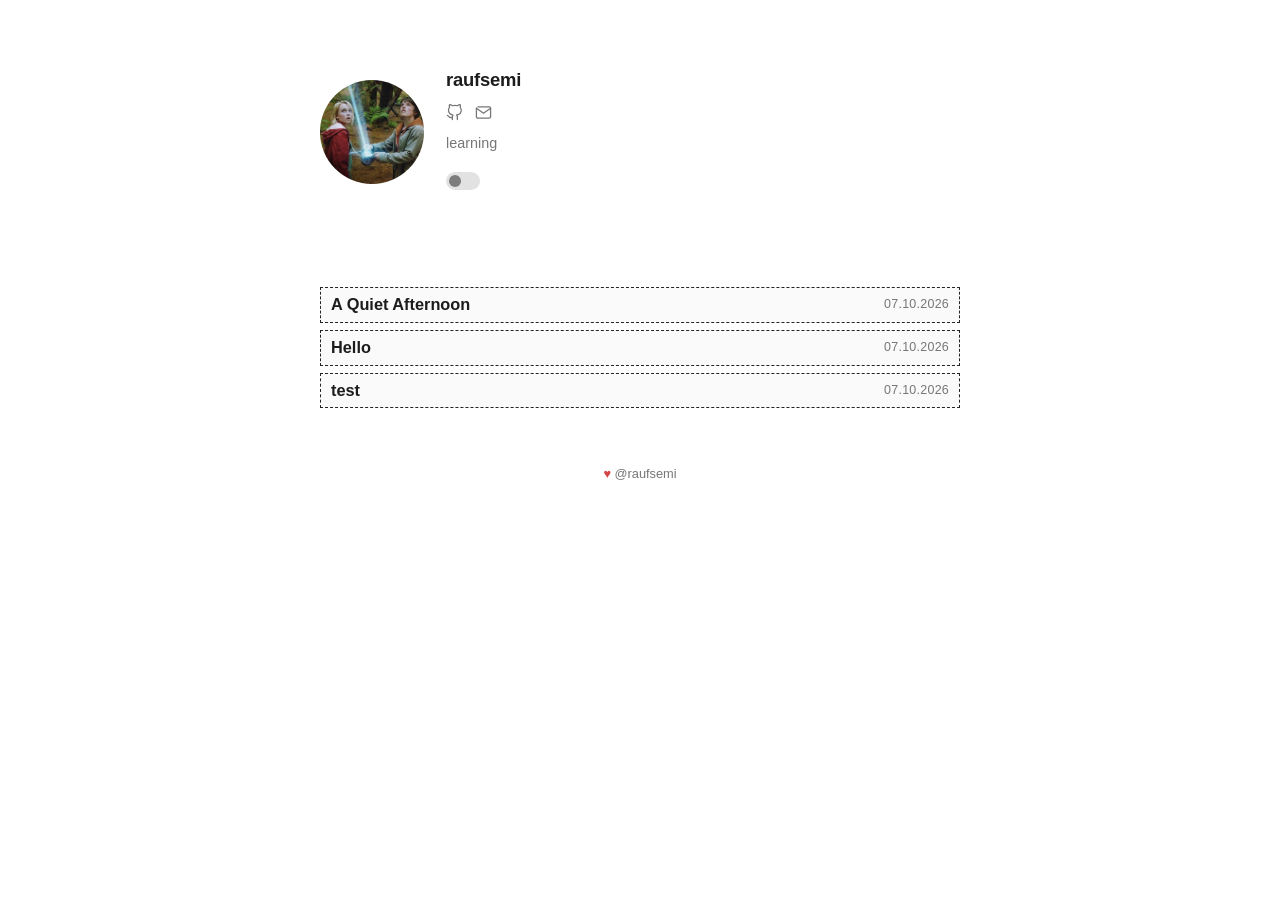
<file: index.html>
<!doctype html>
<html lang="en" data-theme="light">
  <head>
    <meta charset="utf-8" />
    <meta
      name="viewport"
      content="width=device-width, initial-scale=1, viewport-fit=cover"
    />
    <meta http-equiv="X-UA-Compatible" content="IE=edge" />

    <title data-site="title"></title>

    <meta name="description" data-site="description" />
    <meta name="robots" content="index, follow" />

    <meta property="og:site_name" data-site="name" />
    <meta property="og:type" content="website" />
    <meta property="og:title" data-site="title" />
    <meta property="og:description" data-site="description" />

    <link rel="stylesheet" href="style.css" />

    <script>
      (function () {
        var stored = null;
        try {
          stored = localStorage.getItem("theme");
        } catch (e) {}

        var prefersDark = window.matchMedia(
          "(prefers-color-scheme: dark)",
        ).matches;

        var theme = stored || (prefersDark ? "dark" : "light");
        document.documentElement.setAttribute("data-theme", theme);
      })();
    </script>
  </head>

  <body>
    <div class="container">
      <header class="profile">
        <a href="./" class="profile-link" aria-label="Home">
          <img
            class="profile-image"
            width="776"
            height="437"
            data-site-src="image"
            data-site-alt="imageAlt"
          />
        </a>

        <div class="profile-about">
          <h1 class="site-title" data-site="name"></h1>

          <nav class="socials" aria-label="Social links">
            <a
              data-site-link="github"
              target="_blank"
              rel="noopener"
              aria-label="GitHub"
            >
              <svg
                class="social-icon"
                viewBox="0 0 24 24"
                fill="none"
                stroke="currentColor"
                stroke-width="1.8"
                stroke-linecap="round"
                stroke-linejoin="round"
                aria-hidden="true"
              >
                <path
                  d="M9 19c-5 1.5-5-2.5-7-3m14 6v-3.87a3.37 3.37 0 0 0-.94-2.61c3.14-.35 6.44-1.54 6.44-7A5.44 5.44 0 0 0 20 4.77 5.07 5.07 0 0 0 19.91 1S18.73.65 16 2.48a13.38 13.38 0 0 0-7 0C6.27.65 5.09 1 5.09 1A5.07 5.07 0 0 0 5 4.77a5.44 5.44 0 0 0-1.5 3.78c0 5.42 3.3 6.61 6.44 7A3.37 3.37 0 0 0 9 18.13V22"
                />
              </svg>
            </a>

            <a data-site-link="email" aria-label="Email">
              <svg
                class="social-icon"
                viewBox="0 0 24 24"
                fill="none"
                stroke="currentColor"
                stroke-width="1.8"
                stroke-linecap="round"
                stroke-linejoin="round"
                aria-hidden="true"
              >
                <path
                  d="M4 4h16c1.1 0 2 .9 2 2v12c0 1.1-.9 2-2 2H4c-1.1 0-2-.9-2-2V6c0-1.1.9-2-2z"
                />
                <polyline points="22,6 12,13 2,6" />
              </svg>
            </a>
          </nav>

          <p class="profile-bio" data-site="bio"></p>

          <button
            type="button"
            class="mode"
            id="mode-switcher"
            aria-label="Switch theme"
            aria-pressed="false"
          >
            <span></span>
          </button>
        </div>
      </header>

      <main>
        <p class="filter-note" id="filter-note" hidden></p>

        <div class="post-container" id="post-list">
          <p class="notice">Loading posts&hellip;</p>
        </div>

        <div class="pagination" id="pagination" hidden></div>

        <noscript>
          <p class="notice">JavaScript is required to load the notes.</p>
        </noscript>
      </main>

      <footer class="footer">
        <span class="heart">&hearts;</span>
        <span data-site="footer"></span>
      </footer>
    </div>

    <script src="site.js"></script>
    <script src="script.js"></script>
  </body>
</html>
</file>
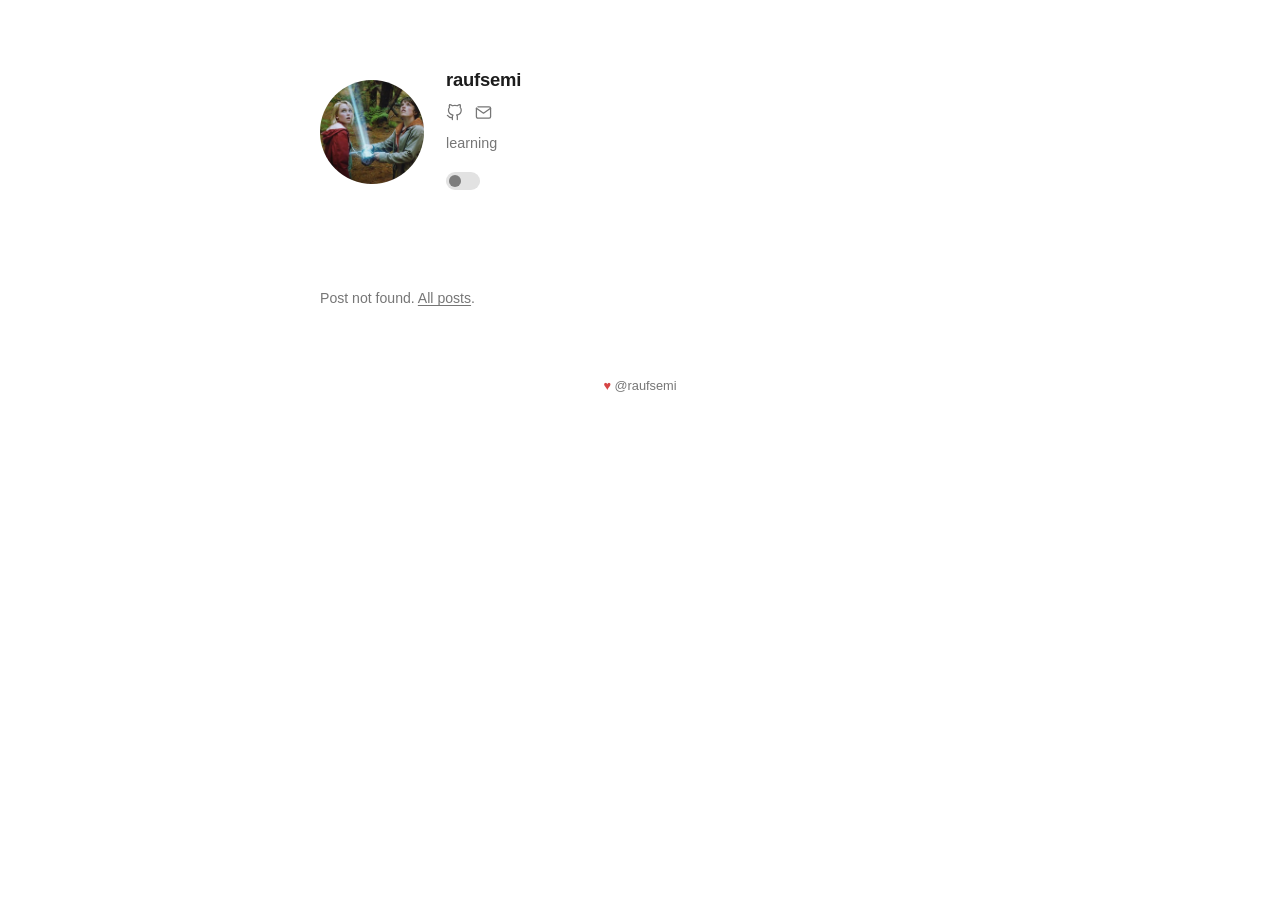
<file: post.html>
<!doctype html>
<html lang="en" data-theme="light">
  <head>
    <meta charset="utf-8" />
    <meta
      name="viewport"
      content="width=device-width, initial-scale=1, viewport-fit=cover"
    />
    <meta http-equiv="X-UA-Compatible" content="IE=edge" />

    <title data-site="title"></title>

    <meta name="description" data-site="description" />
    <meta name="robots" content="index, follow" />
    <meta property="og:site_name" data-site="name" />
    <meta property="og:type" content="article" />
    <meta property="og:title" data-site="title" />
    <meta property="og:description" data-site="description" />

    <link rel="stylesheet" href="style.css" />

    <script>
      (function () {
        var stored = null;

        try {
          stored = localStorage.getItem("theme");
        } catch (e) {}

        var prefersDark = window.matchMedia(
          "(prefers-color-scheme: dark)",
        ).matches;

        var theme = stored || (prefersDark ? "dark" : "light");
        document.documentElement.setAttribute("data-theme", theme);
      })();
    </script>
  </head>

  <body>
    <div class="container">
      <header class="profile">
        <a href="./" class="profile-link" aria-label="Home">
          <img
            class="profile-image"
            width="776"
            height="437"
            data-site-src="image"
            data-site-alt="imageAlt"
          />
        </a>

        <div class="profile-about">
          <h1 class="site-title" data-site="name"></h1>

          <nav class="socials" aria-label="Social links">
            <a
              data-site-link="github"
              target="_blank"
              rel="noopener"
              aria-label="GitHub"
            >
              <svg
                class="social-icon"
                viewBox="0 0 24 24"
                fill="none"
                stroke="currentColor"
                stroke-width="1.8"
                stroke-linecap="round"
                stroke-linejoin="round"
                aria-hidden="true"
              >
                <path
                  d="M9 19c-5 1.5-5-2.5-7-3m14 6v-3.87a3.37 3.37 0 0 0-.94-2.61c3.14-.35 6.44-1.54 6.44-7A5.44 5.44 0 0 0 20 4.77 5.07 5.07 0 0 0 19.91 1S18.73.65 16 2.48a13.38 13.38 0 0 0-7 0C6.27.65 5.09 1 5.09 1A5.07 5.07 0 0 0 5 4.77a5.44 5.44 0 0 0-1.5 3.78c0 5.42 3.3 6.61 6.44 7A3.37 3.37 0 0 0 9 18.13V22"
                />
              </svg>
            </a>

            <a data-site-link="email" aria-label="Email">
              <svg
                class="social-icon"
                viewBox="0 0 24 24"
                fill="none"
                stroke="currentColor"
                stroke-width="1.8"
                stroke-linecap="round"
                stroke-linejoin="round"
                aria-hidden="true"
              >
                <path
                  d="M4 4h16c1.1 0 2 .9 2 2v12c0 1.1-.9 2-2 2H4c-1.1 0-2-.9-2-2V6c0-1.1.9-2-2z"
                />
                <polyline points="22,6 12,13 2,6" />
              </svg>
            </a>
          </nav>

          <p class="profile-bio" data-site="bio"></p>

          <button
            type="button"
            class="mode"
            id="mode-switcher"
            aria-label="Switch theme"
            aria-pressed="false"
          >
            <span></span>
          </button>
        </div>
      </header>

      <main class="post-page" id="post-page">
        <p class="notice">Loading post&hellip;</p>
      </main>

      <noscript>
        <p class="notice">
          This journal needs JavaScript enabled to display its posts.
        </p>
      </noscript>

      <footer class="footer">
        <span class="heart">&hearts;</span>
        <span data-site="footer"></span>
      </footer>
    </div>

    <script src="site.js"></script>
    <script src="script.js"></script>
  </body>
</html>
</file>
<file: style.css>
/* =========================================================================
   Journal — minimal, typography-first single-page blog
   -------------------------------------------------------------------------
   1. Theme variables (light / dark)
   2. Base
   3. Layout
   4. Header / profile
   5. Post header (date + share)
   6. Post content
   7. Tags + footer
   8. Responsive
   ========================================================================= */

/* 1. Theme variables ----------------------------------------------------- */
:root {
  --bg: #ffffff;
  --text: #1c1c1c;
  --muted: #767676;
  --rule: #e7e7e7;
  --code-bg: #f4f4f4;
  --mark: #ededed;
  --row-bg: #fafafa;
  --row-border: #252323;
  --row-link: #1c1c1c;
  --toggle-track: #e2e2e2;
  --toggle-knob: #7d7d7d;
  --content-width: 43rem;

  color-scheme: light;
}

[data-theme="dark"] {
  --bg: #141414;
  --text: #d8d8d8;
  --muted: #8b8b8b;
  --rule: #2b2b2b;
  --code-bg: #1d1d1d;
  --mark: #2a2a2a;
  --row-bg: #161f29;
  --row-border: #6a6a6a;
  --row-link: #bfbfbf;
  --toggle-track: #333333;
  --toggle-knob: #cfcfcf;

  color-scheme: dark;
}

/* 2. Base ---------------------------------------------------------------- */
*,
*::before,
*::after {
  box-sizing: border-box;
}

html {
  -webkit-text-size-adjust: 100%;
}

[hidden] {
  display: none !important;
}

body {
  margin: 0;
  background-color: var(--bg);
  color: var(--text);
  font-family:
    -apple-system, BlinkMacSystemFont, "Segoe UI", Roboto, "Helvetica Neue",
    Arial, "Noto Sans", sans-serif;
  font-size: 17px;
  font-weight: 400;
  line-height: 1.75;
  overflow-wrap: break-word;
  -webkit-font-smoothing: antialiased;
  -moz-osx-font-smoothing: grayscale;
}

img {
  display: block;
  max-width: 100%;
  height: auto;
}

a {
  color: inherit;
  text-decoration: underline;
  text-decoration-thickness: 1px;
  text-underline-offset: 2px;
  text-decoration-color: var(--muted);
}

a:hover {
  text-decoration-color: currentColor;
}

::selection {
  background: var(--mark);
}

/* 3. Layout -------------------------------------------------------------- */
.container {
  max-width: var(--content-width);
  margin: 0 auto;
  padding: 64px 24px 0;
}

/* 4. Header / profile ---------------------------------------------------- */
.profile {
  display: flex;
  align-items: center;
  gap: 22px;
  margin-bottom: 88px;
}

.profile-link {
  flex: 0 0 auto;
  text-decoration: none;
}

.profile-image {
  width: 104px;
  height: 104px;
  border-radius: 50%;
  object-fit: cover;
}

.profile-about {
  min-width: 0;
}

.site-title {
  margin: 0 0 8px;
  font-size: 1.15rem;
  font-weight: 700;
  letter-spacing: -0.01em;
}

.site-link {
  color: inherit;
  text-decoration: none;
}

.socials {
  display: flex;
  align-items: center;
  gap: 12px;
  margin-bottom: 10px;
}

.socials a {
  color: var(--muted);
  text-decoration: none;
}

.socials a:hover {
  color: var(--text);
}

.social-icon {
  display: block;
  width: 17px;
  height: 17px;
}

.profile-bio {
  margin: 0 0 14px;
  font-size: 0.9rem;
  line-height: 1.7;
  color: var(--muted);
}

/* Theme switch */
.mode {
  position: relative;
  display: inline-block;
  width: 34px;
  height: 18px;
  padding: 0;
  border: 0;
  border-radius: 9px;
  background: var(--toggle-track);
  cursor: pointer;
  -webkit-appearance: none;
  appearance: none;
}

.mode span {
  position: absolute;
  top: 3px;
  left: 3px;
  display: block;
  width: 12px;
  height: 12px;
  border-radius: 50%;
  background: var(--toggle-knob);
  transition: transform 0.18s ease;
}

.mode.active span {
  transform: translateX(16px);
}

.mode:focus-visible {
  outline: 2px solid var(--muted);
  outline-offset: 3px;
}

/* 5. Post header (post page) --------------------------------------------- */
.post-header {
  display: flex;
  flex-wrap: wrap;
  align-items: center;
  justify-content: space-between;
  gap: 8px 20px;
  margin-bottom: 1.6rem;
  font-size: 0.8rem;
  color: var(--muted);
}

.post-date {
  letter-spacing: 0.02em;
  font-variant-numeric: tabular-nums;
}

.post-share {
  display: flex;
  align-items: center;
  gap: 9px;
}

.post-share a,
.post-share button {
  padding: 0;
  border: 0;
  background: none;
  color: var(--muted);
  cursor: pointer;
  text-decoration: none;
}

.post-share a:hover,
.post-share button:hover {
  color: var(--text);
}

.post-share .social-icon {
  width: 15px;
  height: 15px;
}

/* 6. Post content (post page) -------------------------------------------- */
.blog-post-content h1 {
  margin: 0 0 1.5rem;
  font-size: 1.95rem;
  font-weight: 700;
  line-height: 1.24;
  letter-spacing: -0.015em;
}

.blog-post-content p {
  margin: 0 0 1.4rem;
}

.blog-post-content p:last-child {
  margin-bottom: 0;
}

.blog-post-content h3 {
  margin: 2.6rem 0 0.9rem;
  font-size: 1.22rem;
  font-weight: 700;
  line-height: 1.35;
}

.blog-post-content h4 {
  margin: 2rem 0 0.7rem;
  font-size: 1.02rem;
  font-weight: 700;
}

.blog-post-content ul,
.blog-post-content ol {
  margin: 0 0 1.4rem;
  padding-left: 1.3rem;
}

.blog-post-content li {
  margin-bottom: 0.4rem;
}

.blog-post-content li:last-child {
  margin-bottom: 0;
}

.blog-post-content li::marker {
  color: var(--muted);
}

.blog-post-content blockquote {
  margin: 1.9rem 0;
  padding-left: 1.15rem;
  border-left: 2px solid var(--rule);
  color: var(--muted);
  font-style: italic;
}

.blog-post-content hr {
  margin: 2.8rem 0;
  border: 0;
  border-top: 1px solid var(--rule);
}

.blog-post-content img {
  border-radius: 4px;
}

.blog-post-content figure {
  margin: 2rem 0;
}

.blog-post-content figure img {
  width: 100%;
}

.blog-post-content figcaption {
  margin-top: 0.7rem;
  font-size: 0.82rem;
  line-height: 1.6;
  color: var(--muted);
}

.blog-post-content code {
  font-family:
    ui-monospace, SFMono-Regular, Menlo, Consolas, "Liberation Mono", monospace;
  font-size: 0.86em;
}

.blog-post-content p code,
.blog-post-content li code {
  padding: 0.15em 0.35em;
  border-radius: 3px;
  background: var(--code-bg);
}

.blog-post-content pre {
  margin: 1.8rem 0;
  padding: 1rem 1.15rem;
  border-radius: 4px;
  background: var(--code-bg);
  font-size: 0.82rem;
  line-height: 1.65;
  overflow-x: auto;
}

.blog-post-content pre code {
  padding: 0;
  background: none;
  font-size: 1em;
}

/* 7. Index: post list + pagination (index.html) -------------------------- */
/* One post per row: full width, title left (80%), date right (20%). */
.post-list {
  display: flex;
  flex-flow: row wrap;
  align-items: center;
  justify-content: space-between;
  width: 100%;
  padding: 5px 10px;
  margin-bottom: 7px;
  background: var(--row-bg);
  border: 1px dashed var(--row-border);
}

.post-list .post-title {
  width: 80%;
  font-size: 1.02rem;
  font-weight: 600;
  line-height: 1.45;
  color: var(--row-link);
  text-decoration: none;
}

.post-list .post-title:hover {
  text-decoration: underline;
  text-decoration-color: currentColor;
}

.post-list .post-date {
  width: 20%;
  font-size: 0.78rem;
  text-align: right;
  color: var(--muted);
}

.pagination {
  display: flex;
  align-items: center;
  justify-content: space-between;
  gap: 16px;
  margin-top: 3.5rem;
  font-size: 0.8rem;
  color: var(--muted);
}

.pagination .next {
  margin-left: auto;
  text-align: right;
}

.filter-note {
  margin: 0 0 2rem;
  font-size: 0.82rem;
  color: var(--muted);
}

.filter-note .post-tag {
  text-decoration: none;
}

.notice {
  margin: 0 0 1rem;
  font-size: 0.88rem;
  line-height: 1.7;
  color: var(--muted);
}

.notice code {
  font-size: 0.86em;
}

/* 8. Tags, navigation + footer ------------------------------------------- */
.tags-container {
  display: flex;
  flex-wrap: wrap;
  gap: 6px 14px;
  margin-top: 2.2rem;
  font-size: 0.78rem;
  color: var(--muted);
}

.post-tag {
  text-decoration: none;
}

.post-tag::before {
  content: "#";
}

.navigation {
  display: flex;
  align-items: baseline;
  justify-content: space-between;
  gap: 4px 28px;
  margin-top: 3.5rem;
  font-size: 0.85rem;
}

.navigation .next {
  margin-left: auto;
  text-align: right;
}

.footer {
  padding: 3rem 0 4rem;
  font-size: 0.8rem;
  color: var(--muted);
  text-align: center;
}

.footer .heart {
  color: #d64545;
}

/* 9. Responsive ---------------------------------------------------------- */
@media (max-width: 640px) {
  body {
    font-size: 16.5px;
    line-height: 1.72;
  }

  .container {
    padding: 40px 20px 0;
  }

  .profile {
    flex-direction: column;
    align-items: flex-start;
    gap: 18px;
    margin-bottom: 60px;
  }

  .profile-image {
    width: 84px;
    height: 84px;
  }

  /* Keep title and date on one line, date pinned to the right. */
  .post-list {
    flex-wrap: nowrap;
    align-items: baseline;
    padding: 6px 10px;
  }

  .post-list .post-title {
    flex: 1 1 auto;
    width: auto;
    font-size: 0.98rem;
  }

  .post-list .post-date {
    flex: 0 0 auto;
    width: auto;
  }

  .post-header {
    margin-bottom: 1.3rem;
  }

  .blog-post-content h1 {
    font-size: 1.55rem;
  }

  .navigation {
    flex-direction: column;
    gap: 8px;
  }

  .navigation .next {
    margin-left: 0;
    text-align: left;
  }

  .blog-post-content h3 {
    margin-top: 2.2rem;
    font-size: 1.12rem;
  }

  .blog-post-content pre {
    font-size: 0.78rem;
  }

  .footer {
    padding: 2.5rem 0 3rem;
  }
}
</file>
